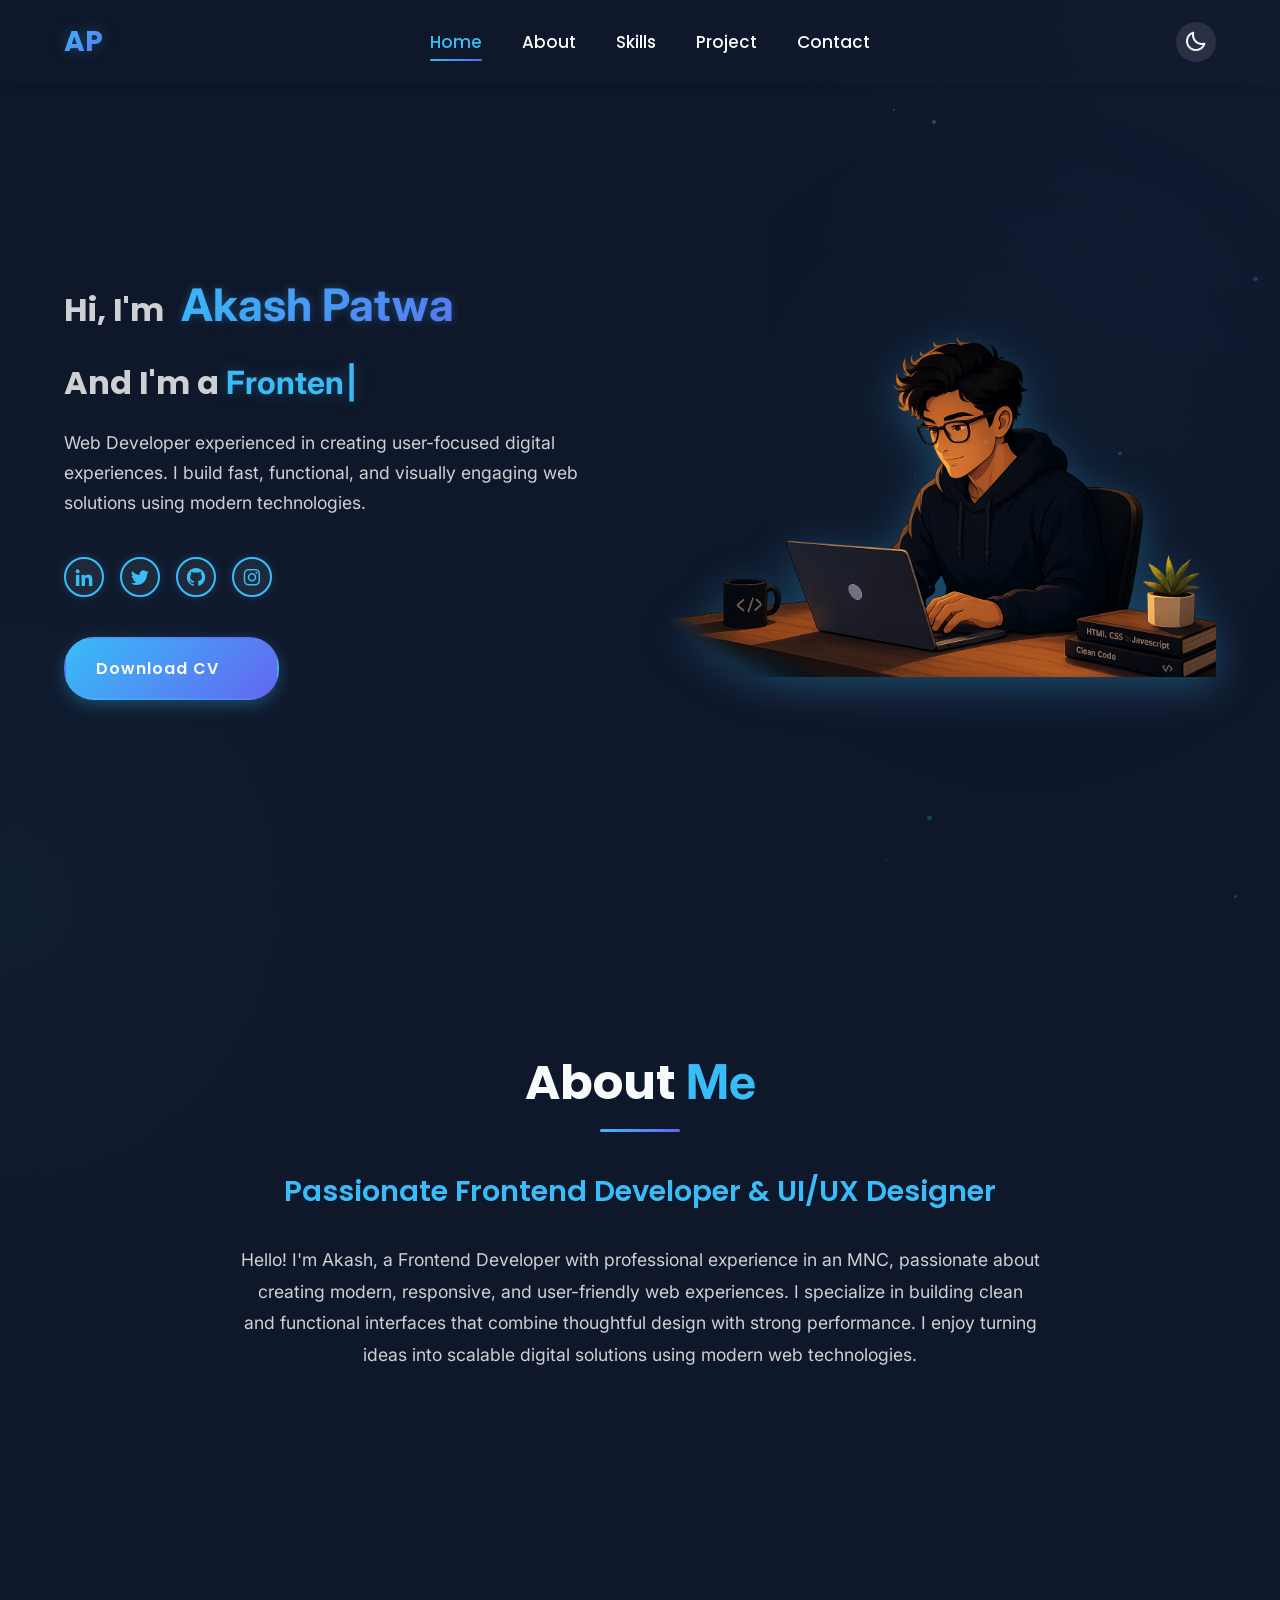
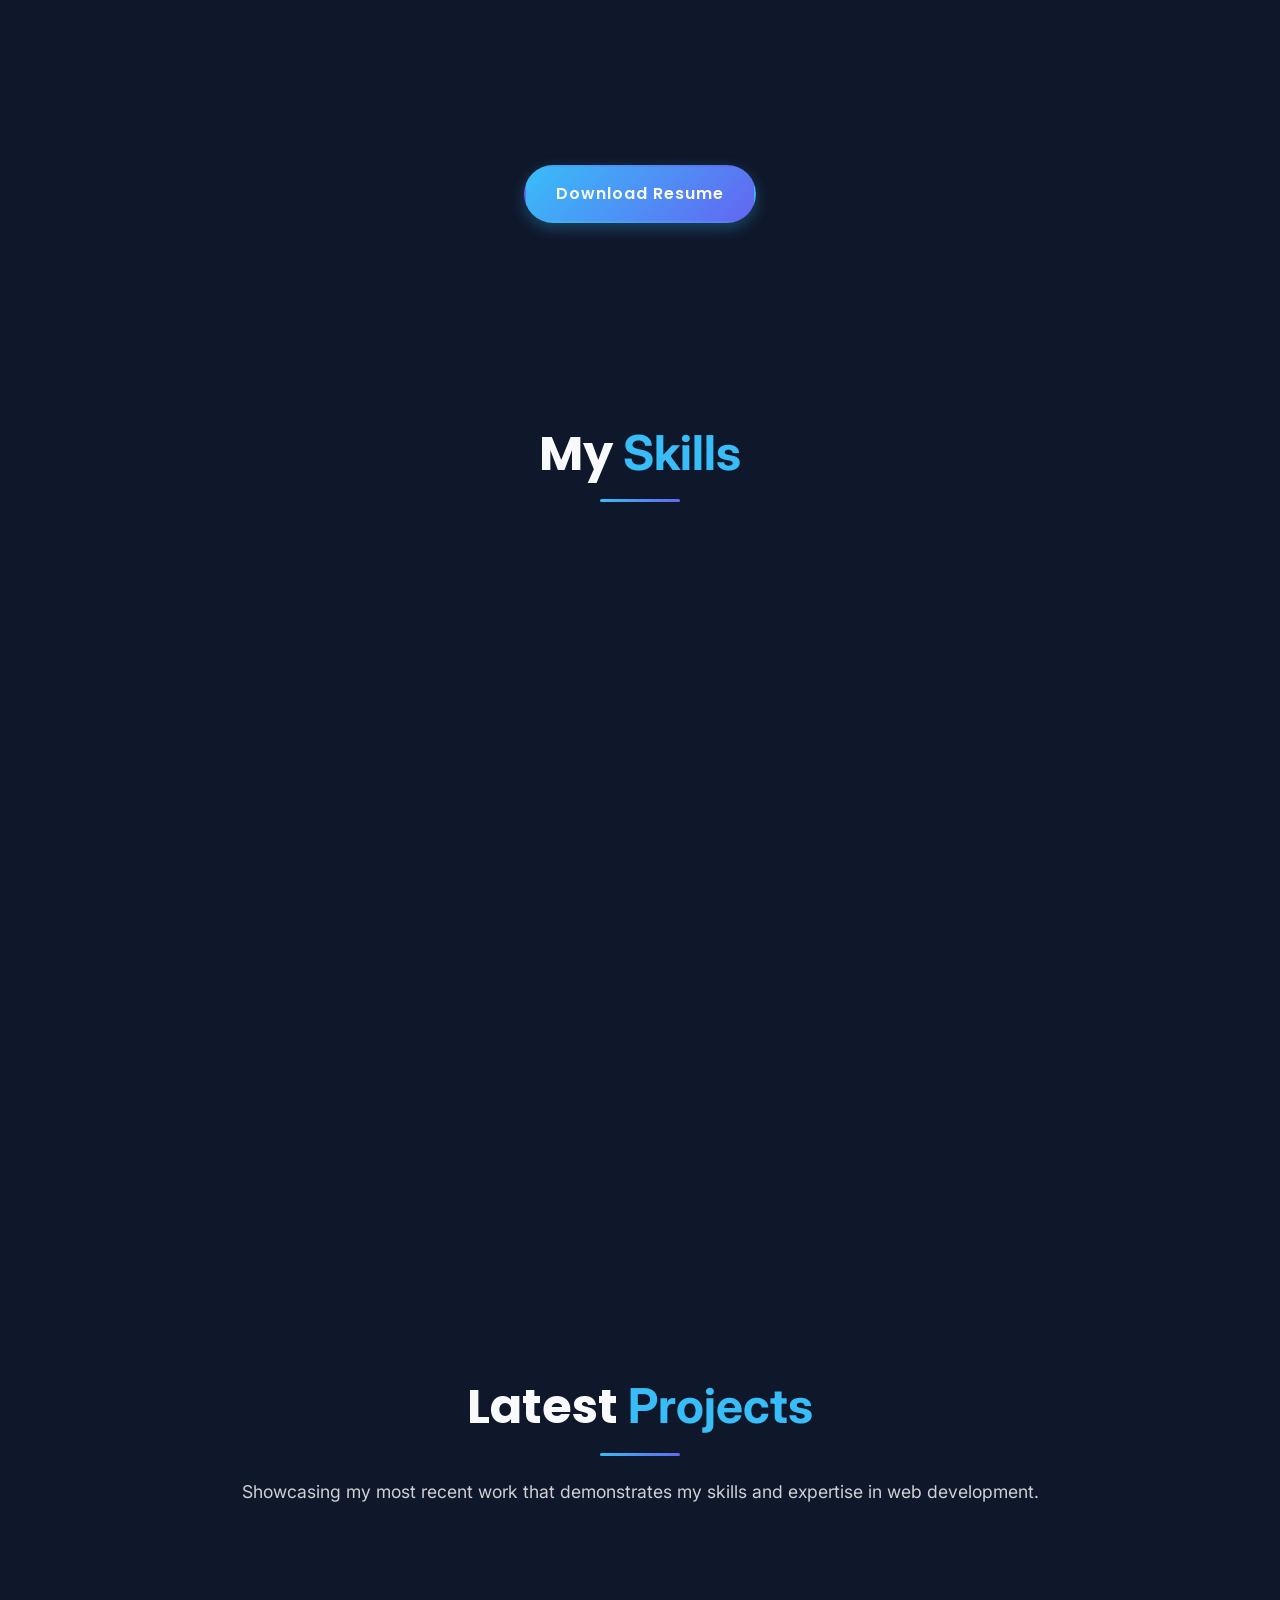
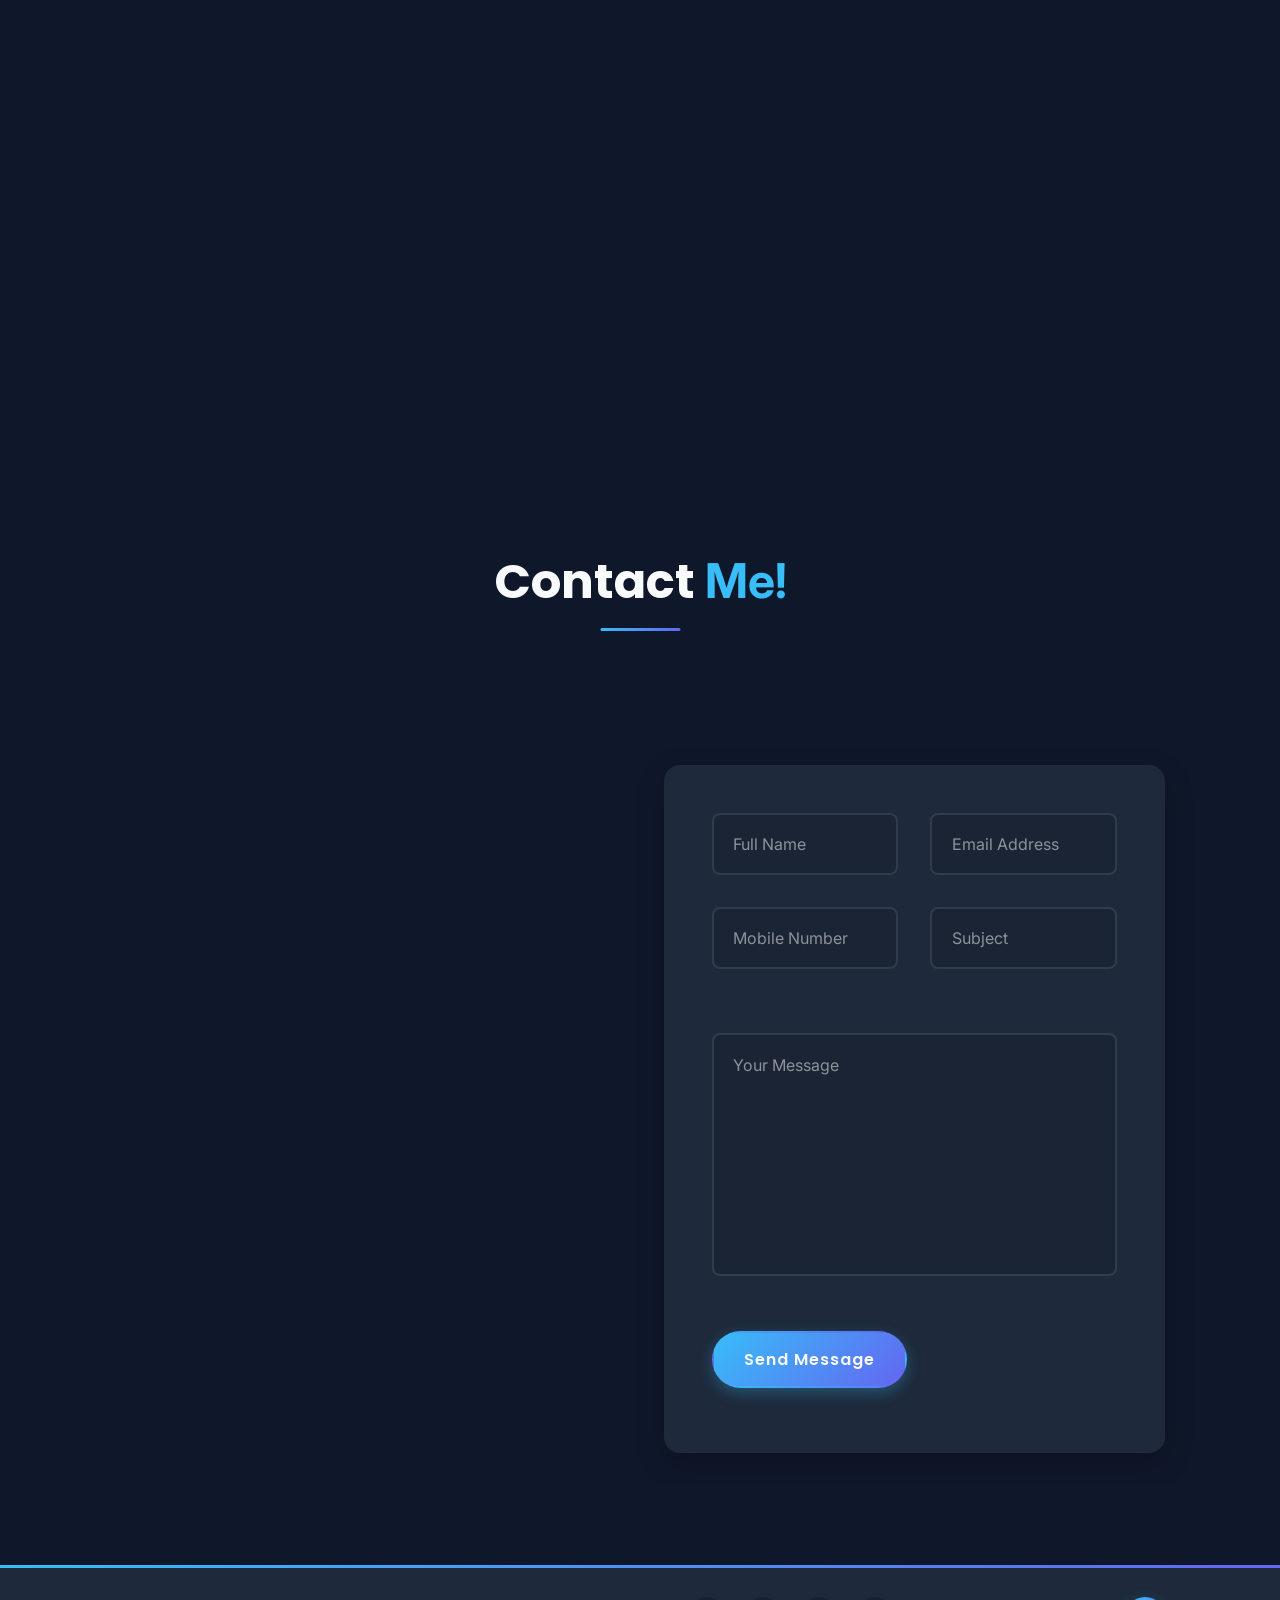
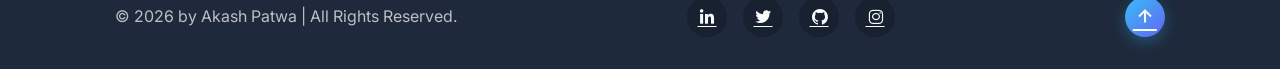
<file: index.html>
<!DOCTYPE html>
<html lang="en">

<head>
	<meta charset="UTF-8">
	<meta name="viewport" content="width=device-width, initial-scale=1.0">
	<meta name="theme-color" content="#160f2b">
	<meta name="robots" content="index, follow">
	<meta name="author" content="Akash Patwa">
	<title>Akash Patwa | Frontend Developer & UI/UX Designer</title>
	<meta name="description"
		content="Professional portfolio of Akash Patwa, Frontend Web Developer and UI/UX Designer based in Mumbai, India.">
	<!-- Favicon -->
	<link rel="apple-touch-icon" sizes="180x180" href="https://cdn-icons-png.flaticon.com/512/8989/8989254.png">
	<link rel="icon" type="image/png" sizes="32x32" href="https://cdn-icons-png.flaticon.com/512/8989/8989254.png">
	<link rel="icon" type="image/png" sizes="16x16" href="https://cdn-icons-png.flaticon.com/512/8989/8989254.png">
	<!-- Fonts and other resources -->
	<link rel="preconnect" href="https://fonts.googleapis.com">
	<link rel="preconnect" href="https://unpkg.com">
	<link href='https://unpkg.com/boxicons@2.1.4/css/boxicons.min.css' rel='stylesheet'>
	<link rel="stylesheet" href="style.css">
</head>

<body>
	<!-- Loading Animation -->
	<div class="loader-wrapper">
		<div class="loader"></div>
	</div>

	<header class="header">
		<a href="#home" class="logo">AP</a>
		<div id="menu-icon" class="bx bx-menu"></div>
		<nav class="navbar">
			<a href="#home" style="--i:1;" class="active">Home</a>
			<a href="#about" style="--i:2;">About</a>
			<a href="#skills" style="--i:3;">Skills</a>
			<a href="#portfolio" style="--i:4;">Project</a>
			<a href="#contact" style="--i:5;">Contact</a>
		</nav>
	</header>

	<main>
		<!-- Home Section -->
		<section id="home" class="home">
			<div class="home-content">
				<h3>Hi, I'm <span class="highlight">Akash Patwa</span></h3>
				<h3>And I'm a <span class="typing-text">Frontend Web Developer</span></h3>
				<p>Web Developer experienced in creating user-focused digital experiences. I build fast, functional, and visually engaging web solutions using modern technologies.</p>
				<div class="social-media">
					<a href="https://www.linkedin.com/in/akash-patwa-b86682242/" target="_blank" style="--i:1;"><i
							class='bx bxl-linkedin'></i></a>
					<a href="https://x.com/theakashpatwa" target="_blank" style="--i:2;"><i class='bx bxl-twitter'></i></a>
					<a href="https://github.com/Akash-Patwa-01" target="_blank" style="--i:3;"><i
							class='bx bxl-github'></i></a>
					<a href="https://www.instagram.com/theakashpatwa/" target="_blank" style="--i:4;"><i
							class='bx bxl-instagram'></i></a>
				</div>
				<a href="Akash-Resume.pdf" download="Akash_Patwa_Resume.pdf" class="btn">Download CV</a>
			</div>
			<div class="home-img">
				<img src="Developer-image.png" alt="Developer-IMG">
			</div>
		</section>

		<!-- About Section -->
		<section id="about" class="About">
			<h2>About <span>Me</span></h2>
			<h3>Passionate Frontend Developer & UI/UX Designer</h3>
			<p>Hello! I'm Akash, a Frontend Developer with professional experience in an MNC, passionate about creating modern, responsive, and user-friendly web experiences. I specialize in building clean and functional interfaces that combine thoughtful design with strong performance. I enjoy turning ideas into scalable digital solutions using modern web technologies.</p>
			<div class="detail">
				<div class="detail-item hide reveal">
					<i class="bx bx-code-block" aria-hidden="true"></i>
					<h4>Projects</h4>
					<p>20+ Completed</p>
				</div>
				<div class="detail-item hide reveal">
					<i class="bx bx-happy-heart-eyes" aria-hidden="true"></i>
					<h4>Clients</h4>
					<p>15+ Happy Clients</p>
				</div>
			</div>
			<a href="Akash-Resume.pdf" class="btn">Download Resume</a>
		</section>

		<!-- Skills Section -->
		<section id="skills" class="skills">
			<h2 class="heading">My <span>Skills</span></h2>
			<div class="skills-container">
				<div class="skills-box hide reveal">
					<i class="bx bx-paint" aria-hidden="true"></i>
					<h3>UI/UX Design</h3>
					<div class="skill-list">
						<span>Figma</span>
						<span>Adobe XD</span>
						<span>Photoshop</span>
						<span>Responsive Design</span>
						<span>Wireframing</span>
						<span>Prototyping</span>
					</div>
				</div>
				<div class="skills-box hide reveal">
					<i class="bx bx-code-alt" aria-hidden="true"></i>
					<h3>Web Development</h3>
					<div class="skill-list">
						<span>HTML5 &amp; CSS3</span>
						<span>JavaScript</span>
						<span>React</span>
						<span>CMS</span>
						<span>Python</span>
						<span>Git</span>
					</div>
				</div>
				<div class="skills-box hide reveal">
					<i class="bx bx-bar-chart-alt" aria-hidden="true"></i>
					<h3>Other Skills</h3>
					<div class="skill-list">
						<span>SEO</span>
						<span>Web Performance</span>
						<span>Analytics</span>
						<span>Problem Solving</span>
						<span>Team Work</span>
						<span>Communication</span>
					</div>
				</div>
			</div>
		</section>

		<!-- Portfolio Section -->
		<section id="portfolio" class="portfolio">
			<h2 class="heading">Latest <span>Projects</span></h2>
			<p>Showcasing my most recent work that demonstrates my skills and expertise in web development.</p>
			<div class="portfolio-container">
				<div class="portfolio-box hide reveal">
					<i class="bx bx-code-curly" aria-hidden="true"></i>
					<h3>Todo App</h3>
					<p>A fully responsive To-Do-App platform with modern UI and seamless user experience.</p>
					<div class="project-tech">
						<span>HTML5</span>
						<span>CSS3</span>
						<span>JavaScript</span>
					</div>
					<a href="projects/todo-app/index.html" target="_blank" class="btn">View Project</a>
				</div>
				
				<div class="portfolio-box hide reveal">
					<i class="bx bx-laptop" aria-hidden="true"></i>
					<h3>Portfolio Template</h3>
					<p>A modern and interactive portfolio website template with smooth animations.</p>
					<div class="project-tech">
						<span>HTML5</span>
						<span>CSS3</span>
						<span>JavaScript</span>
					</div>
					<a href="projects/portfolio-demo/index.html" target="_blank" class="btn">View Project</a>
				</div>
			</div>
		</section>

		<!-- Contact Section -->
		<section id="contact" class="contact">
			<h2 class="heading">Contact <span>Me!</span></h2>
			<div class="contact-container">
				<div class="contact-info">
					<div class="contact-item hide reveal">
						<i class="bx bx-envelope" aria-hidden="true"></i>
						<h3>Email</h3>
						<p><a href="mailto:akashpatwa07@gmail.com">akashpatwa037@gmail.com</a></p>
					</div>
					<div class="contact-item hide reveal">
						<i class="bx bx-phone" aria-hidden="true"></i>
						<h3>Phone</h3>
						<p><a href="tel:+918689948956">+91 8689948956</a></p>
					</div>
					<div class="contact-item hide reveal">
						<i class="bx bx-map" aria-hidden="true"></i>
						<h3>Location</h3>
						<p>Mumbai, India</p>
					</div>
				</div>
				<form action="https://formspree.io/f/mrevkany" method="post" class="contact-form">
					<div class="input-box">
						<input type="text" name="name" placeholder="Full Name" required>
						<input type="email" name="email" placeholder="Email Address" required>
						<input type="tel" name="phone" placeholder="Mobile Number" required>
						<input type="text" name="subject" placeholder="Subject" required>
					</div>
					<textarea name="message" rows="10" placeholder="Your Message" required></textarea>
					<button type="submit" class="btn">Send Message</button>
				</form>
			</div>
		</section>
	</main>

	<!-- Footer section -->
	<footer class="footer">
		<div class="footer-content">
			<div class="footer-text">
				<p>© <span id="year">2024</span> by Akash Patwa | All Rights Reserved.</p>
			</div>
			<div class="footer-social">
				<a href="https://www.linkedin.com/in/akash-patwa-b86682242/" target="_blank" aria-label="linkedin"><i
						class="bx bxl-linkedin"></i></a>
				<a href="https://x.com/theakashpatwa" target="_blank" aria-label="Twitter"><i
						class="bx bxl-twitter"></i></a>
				<a href="https://github.com/Akash-Patwa-01" target="_blank" aria-label="GitHub"><i
						class="bx bxl-github"></i></a>
				<a href="https://www.instagram.com/theakashpatwa/" target="_blank" aria-label="Instagram"><i
						class="bx bxl-instagram"></i></a>
			</div>
			<div class="footer-iconTop">
				<a href="#home" aria-label="Scroll to top"><i class="bx bx-up-arrow-alt"></i></a>
			</div>
		</div>
	</footer>
	<script src="app.js"></script>
</body>

</html>
</file>
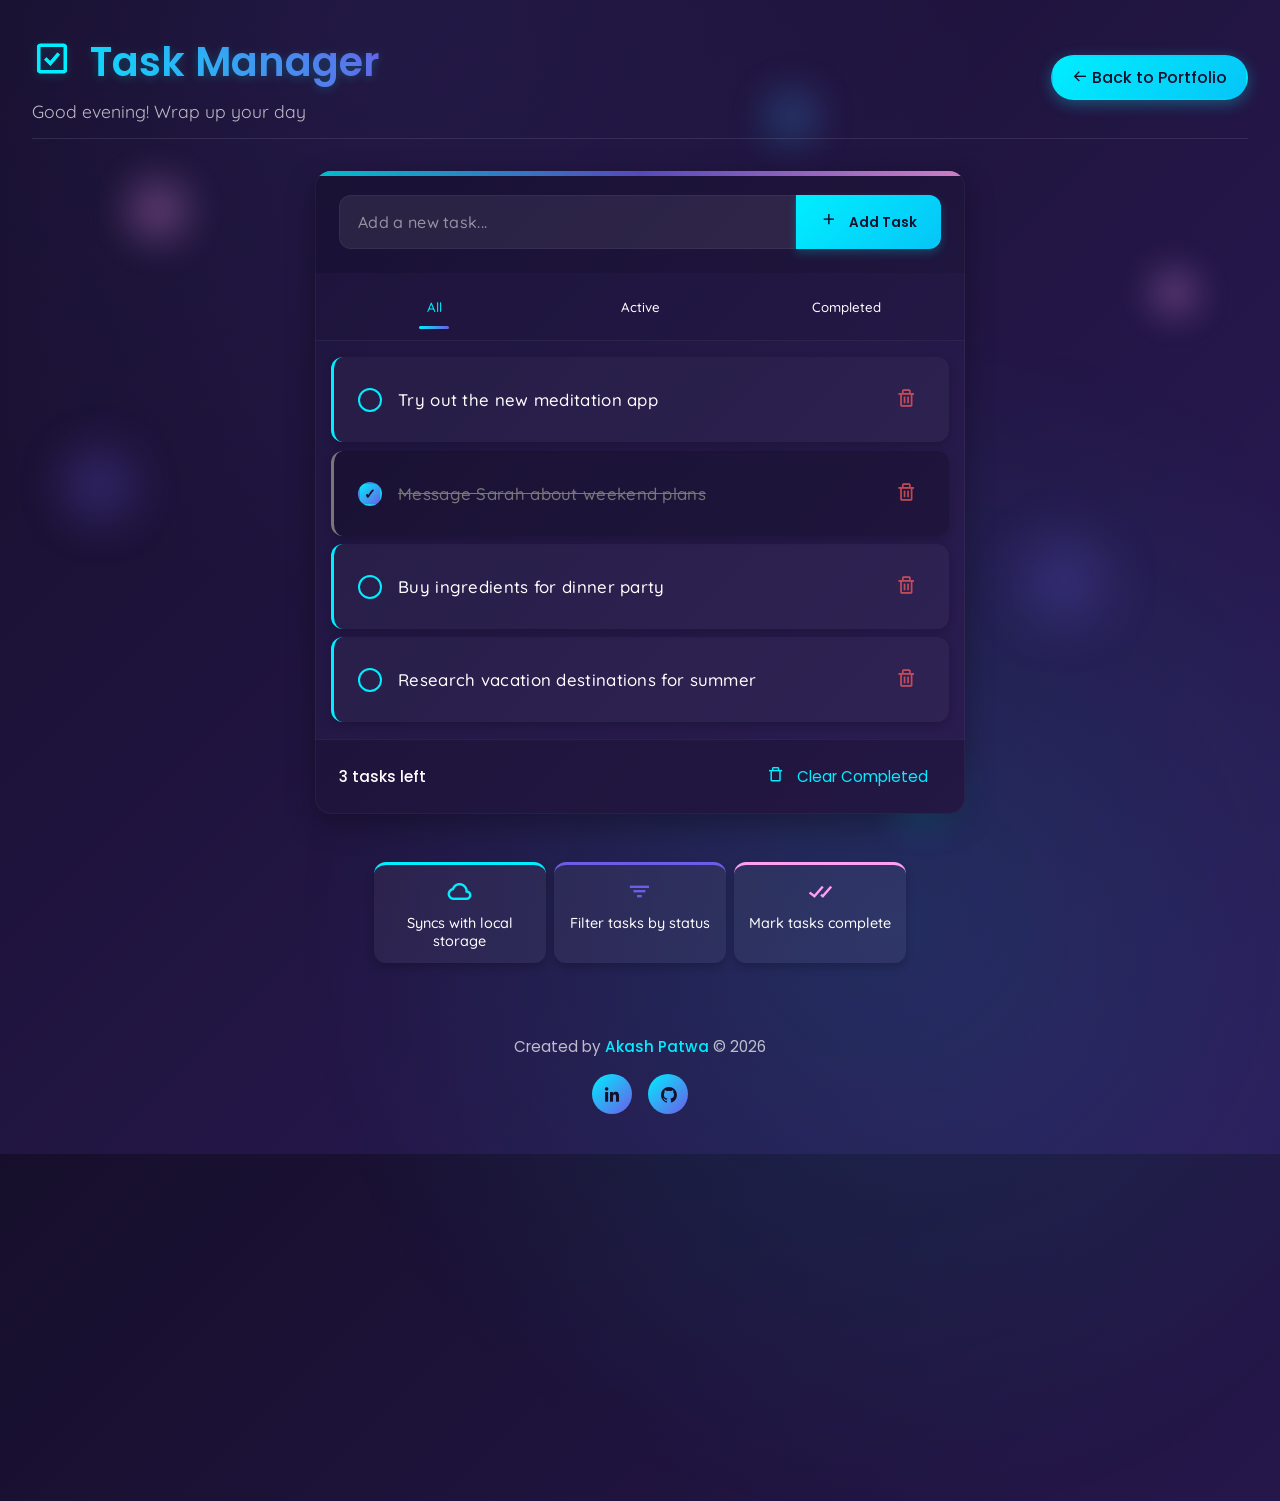
<file: projects/todo-app/index.html>
<!DOCTYPE html>
<html lang="en">
<head>
    <meta charset="UTF-8">
    <meta name="viewport" content="width=device-width, initial-scale=1.0">
    <title>Todo App | Akash Patwa</title>
    <link rel="stylesheet" href="styles.css">
    <link rel="stylesheet" href="https://unpkg.com/boxicons@2.1.4/css/boxicons.min.css">
    <link rel="icon" type="image/png" sizes="32x32" href="https://cdn-icons-png.flaticon.com/512/8989/8989254.png">
</head>
<body>
    <div class="particles">
        <div class="particle"></div>
        <div class="particle"></div>
        <div class="particle"></div>
        <div class="particle"></div>
        <div class="particle"></div>
        <div class="particle"></div>
        <div class="particle"></div>
        <div class="particle"></div>
    </div>

    <header>
        <div class="header-content">
            <h1><i class='bx bx-check-square'></i> Task Manager</h1>
            <p class="tagline">Organize your life, one task at a time</p>
        </div>
        <a href="../../index.html" class="back-to-portfolio">
            <i class='bx bx-arrow-back'></i> Back to Portfolio
        </a>
    </header>

    <div class="todo-container">
        <div class="input-section">
            <input type="text" id="taskInput" placeholder="Add a new task...">
            <button id="addButton">
                <i class='bx bx-plus'></i> Add Task
            </button>
        </div>

        <div class="filters">
            <button class="filter-btn active" data-filter="all">All</button>
            <button class="filter-btn" data-filter="active">Active</button>
            <button class="filter-btn" data-filter="completed">Completed</button>
        </div>

        <ul id="taskList" class="task-list">
            <!-- Tasks will be added here dynamically -->
        </ul>

        <div class="task-stats">
            <span id="taskCount">0 tasks left</span>
            <button id="clearCompleted">
                <i class='bx bx-trash-alt'></i> Clear Completed
            </button>
        </div>
    </div>

    <div class="app-info">
        <div class="app-features">
            <div class="feature">
                <i class='bx bx-cloud'></i>
                <span>Syncs with local storage</span>
            </div>
            <div class="feature">
                <i class='bx bx-filter'></i>
                <span>Filter tasks by status</span>
            </div>
            <div class="feature">
                <i class='bx bx-check-double'></i>
                <span>Mark tasks complete</span>
            </div>
        </div>
    </div>

    <footer>
        <p>Created by <a href="../../index.html">Akash Patwa</a> &copy; <span id="year"></span></p>
        <div class="social-links">
            <a href="https://www.linkedin.com/in/akash-patwa-b86682242/" target="_blank" title="LinkedIn">
                <i class='bx bxl-linkedin'></i>
            </a>
            <a href="https://github.com/Akash-Patwa-01" target="_blank" title="GitHub">
                <i class='bx bxl-github'></i>
            </a>
        </div>
    </footer>

    <script src="script.js"></script>
</body>
</html>
</file>
<file: style.css>
@import url('https://fonts.googleapis.com/css2?family=Poppins:wght@400;500;600;700&family=Inter:wght@300;400;500&display=swap');

* {
    margin: 0;
    padding: 0;
    box-sizing: border-box;
    font-family: 'Inter', sans-serif;
}

:root {
    --bg-color: #0f172a; /* Darker blue background */
    --second-bg-color: #1e293b; /* Slightly lighter blue */
    --text-color: #f8fafc; /* Off-white text for dark mode */
    --dark-text-color: #1e293b; /* Dark text for light mode */
    --main-color: #38bdf8; /* Bright sky blue accent */
    --accent-color: #6366f1; /* Indigo for secondary accent */
    --gradient-primary: linear-gradient(135deg, var(--main-color), var(--accent-color));
    --border-radius-sm: 8px;
    --border-radius-md: 16px;
    --border-radius-lg: 24px;
    --box-shadow: 0 10px 30px rgba(0, 0, 0, 0.2);
    --transition: all 0.3s ease;
}

/* Light mode styles */
body.light-mode {
    background-color: #f8fafc;
    color: var(--dark-text-color);
}

body.light-mode .home-content h3,
body.light-mode .home-content p,
body.light-mode .navbar a,
body.light-mode .footer-text p {
    color: rgba(30, 41, 59, 0.9); /* Dark text with slight transparency */
}

body.light-mode .home-content h1,
body.light-mode .heading,
body.light-mode .About > h2 {
    background: var(--gradient-primary);
    -webkit-background-clip: text;
    background-clip: text;
    color: transparent;
    text-shadow: none;
}

body.light-mode .header {
    background: rgba(248, 250, 252, 0.8);
    box-shadow: 0 2px 10px rgba(0, 0, 0, 0.1);
}

body.light-mode .navbar a:hover,
body.light-mode .navbar a.active {
    color: var(--main-color);
}

body.light-mode .detail-item,
body.light-mode .skills-box,
body.light-mode .portfolio-box,
body.light-mode .contact-item,
body.light-mode .contact-form {
    background: white;
    box-shadow: 0 10px 30px rgba(0, 0, 0, 0.1);
}

body.light-mode .detail-item p,
body.light-mode .skills-box h3,
body.light-mode .portfolio-box h3,
body.light-mode .portfolio-box p,
body.light-mode .contact-item h3,
body.light-mode .contact-item p,
body.light-mode .contact-item a {
    color: #334155; /* Slate-700 - good dark color for light backgrounds */
}

body.light-mode .social-media a {
    background: #f1f5f9;
    color: #38bdf8;
    border-color: #38bdf8;
}

body.light-mode .skill-list span,
body.light-mode .project-tech span {
    background: rgba(56, 189, 248, 0.1);
    color: #0284c7; /* Darker blue for better contrast */
}

body.light-mode .footer {
    background: #f1f5f9;
}

body {
    background-color: var(--bg-color);
    color: var(--text-color);
    overflow-x: hidden;
    line-height: 1.6;
    position: relative;
}

body::before {
    content: '';
    position: fixed;
    top: -50%;
    right: -50%;
    width: 100%;
    height: 100%;
    background: radial-gradient(circle, rgba(99, 102, 241, 0.03) 0%, rgba(0, 0, 0, 0) 70%);
    z-index: -1;
    transform: rotate(30deg);
}

body::after {
    content: '';
    position: fixed;
    bottom: -50%;
    left: -50%;
    width: 100%;
    height: 100%;
    background: radial-gradient(circle, rgba(56, 189, 248, 0.03) 0%, rgba(0, 0, 0, 0) 70%);
    z-index: -1;
    transform: rotate(-30deg);
}

h1, h2, h3, h4, .logo, .navbar a, .btn {
    font-family: 'Poppins', sans-serif;
}

.header {
    position: fixed;
    top: 0;
    left: 0;
    width: 100%;
    padding: 20px 5%;
    background: rgba(15, 23, 42, 0.8);
    backdrop-filter: blur(10px);
    -webkit-backdrop-filter: blur(10px);
    display: flex;
    justify-content: space-between;
    align-items: center;
    z-index: 1000;
    transition: var(--transition);
    box-shadow: 0 2px 10px rgba(0, 0, 0, 0.1);
}

.header.sticky {
    padding: 15px 5%;
    background: var(--second-bg-color);
    box-shadow: 0 5px 15px rgba(0, 0, 0, 0.2);
}

.logo {
    font-size: 28px;
    color: var(--text-color);
    text-decoration: none;
    font-weight: 700;
    cursor: default;
    opacity: 0;
    animation: slideRight 1s ease forwards;
    position: relative;
    background: var(--gradient-primary);
    -webkit-background-clip: text;
    background-clip: text;
    color: transparent;
    text-shadow: 0 0 15px rgba(56, 189, 248, 0.3);
}

.navbar {
    display: flex;
    align-items: center;
}

.navbar a {
    display: inline-block;
    font-size: 17px;
    text-decoration: none;
    color: var(--text-color);
    margin-left: 40px;
    font-weight: 500;
    transition: var(--transition);
    opacity: 0;
    animation: slideTop .5s ease forwards;
    animation-delay: calc(.2s * var(--i));
    position: relative;
}

.navbar a::after {
    content: '';
    position: absolute;
    bottom: -5px;
    left: 0;
    width: 0;
    height: 2px;
    background: var(--gradient-primary);
    border-radius: 5px;
    transition: var(--transition);
}

.navbar a:hover::after,
.navbar a.active::after {
    width: 100%;
}

.navbar a:hover,
.navbar a.active {
    color: var(--main-color);
}

#menu-icon {
    font-size: 2.5rem;
    color: var(--text-color);
    display: none;
    cursor: pointer;
    transition: var(--transition);
}

.home {
    width: 100%;
    min-height: 100vh;
    display: flex;
    justify-content: space-around;
    align-items: center;
    padding: 120px 5% 50px;
    position: relative;
    overflow: hidden;
    gap: 2rem;
}

.home-content {
    max-width: 700px;
    flex: 1;
    z-index: 2;
}

.home-content h3 {
    font-size: 2rem;
    font-weight: 700;
    opacity: 0;
    animation: slideBottom 1s ease forwards;
    animation-delay: 0.5s;
    color: rgba(255, 255, 255, 0.8);
    margin-bottom: 15px;
}

.home-content h3:first-of-type {
    font-size: 2rem;
    font-weight: 700;
    color: rgba(255, 255, 255, 0.8);
    margin-bottom: 15px;
    animation: none;
    opacity: 1;
}

.home-content h3:nth-of-type(2) {
    margin-bottom: 20px;
    opacity: 0;
    animation: slideTop 1s ease forwards;
    animation-delay: 0.7s;
}

.home-content h3 .highlight {
    font-size: 2.8rem;
    color: var(--text-color);
    position: relative;
    display: inline-block;
    margin-left: 10px;
    background: var(--gradient-primary);
    -webkit-background-clip: text;
    background-clip: text;
    color: transparent;
    text-shadow: 0 0 10px rgba(56, 189, 248, 0.3);
    font-weight: 700;
}

.home-content h3 .typing-text {
    color: var(--main-color);
    position: relative;
    display: inline-block;
    text-shadow: 0 0 15px rgba(56, 189, 248, 0.3);
}

.home-content h1 {
    font-size: 4.5rem;
    font-weight: 700;
    margin: 5px 0 20px;
    opacity: 0;
    animation: slideRight 1s ease forwards;
    animation-delay: 0.1s;
    background: var(--gradient-primary);
    -webkit-background-clip: text;
    background-clip: text;
    color: transparent;
    text-shadow: 0 5px 20px rgba(56, 189, 248, 0.3);
}

.home-content p {
    font-size: 1.1rem;
    line-height: 1.7;
    opacity: 0;
    animation: slideLeft 1s ease forwards;
    animation-delay: 0.1s;
    max-width: 600px;
    color: rgba(255, 255, 255, 0.8);
    margin-bottom: 20px;
}

.home-img {
    position: relative;
    opacity: 0;
    animation: zoomOut 1s ease forwards;
    animation-delay: 0.1s;
    flex: 0 0 auto;
    width: 50%;
    max-width: 650px;
    display: flex;
    justify-content: center;
    align-items: center;
}

.home-img img {
    max-width: 100%;
    width: 600px;
    height: auto;
    transform-origin: center;
    transition: transform 1s ease;
    filter: drop-shadow(0 10px 20px rgba(56, 189, 248, 0.3));
    animation: float 5s ease-in-out infinite;
    object-fit: contain;
}

@keyframes float {
    0%, 100% {
        transform: translateY(0);
    }
    50% {
        transform: translateY(-20px);
    }
}

.home::before {
    content: '';
    position: absolute;
    top: 0;
    right: 0;
    width: 40%;
    height: 100%;
    background: radial-gradient(circle, rgba(56, 189, 248, 0.03) 0%, rgba(0, 0, 0, 0) 70%);
    z-index: -1;
}

.social-media {
    margin: 20px 0;
}

.social-media a {
    display: inline-flex;
    justify-content: center;
    align-items: center;
    width: 40px;
    height: 40px;
    background: var(--second-bg-color);
    border: 2px solid var(--main-color);
    font-size: 22px;
    color: var(--main-color);
    text-decoration: none;
    border-radius: 50%;
    margin: 20px 12px 20px 0;
    transition: var(--transition);
    opacity: 0;
    animation: slideLeft 1s ease forwards;
    animation-delay: calc(.2s * var(--i));
    box-shadow: 0 0 10px rgba(56, 189, 248, 0.2);
}

.social-media a:hover {
    background: var(--gradient-primary);
    color: var(--text-color);
    border-color: transparent;
    transform: translateY(-5px) rotate(360deg);
    box-shadow: 0 0 20px var(--main-color);
}

.btn {
    display: inline-flex;
    align-items: center;
    justify-content: center;
    padding: 14px 30px;
    background: var(--gradient-primary);
    border-radius: 30px;
    box-shadow: 0 5px 15px rgba(56, 189, 248, 0.3);
    text-decoration: none;
    font-size: 16px;
    font-weight: 600;
    letter-spacing: 1px;
    color: var(--text-color);
    opacity: 0;
    animation: slideTop 1s ease forwards;
    animation-delay: 1s;
    transition: var(--transition);
    position: relative;
    overflow: hidden;
    border: 2px solid transparent;
}

.btn::before {
    content: '';
    position: absolute;
    top: 0;
    left: -100%;
    width: 100%;
    height: 100%;
    background: linear-gradient(90deg, transparent, rgba(255, 255, 255, 0.2), transparent);
    transition: all 0.6s ease;
    z-index: 1;
}

.btn:hover::before {
    left: 100%;
}

.btn:hover {
    background: transparent;
    color: var(--main-color);
    border: 2px solid var(--main-color);
    transform: translateY(-3px);
    box-shadow: 0 10px 20px rgba(56, 189, 248, 0.4);
}

.btn[download]::after {
    content: "\f019";
    font-family: boxicons;
    margin-left: 8px;
    font-size: 1.2em;
    transform: translateY(2px);
}

.btn[download]:active {
    transform: translateY(3px);
}

.About {
    text-align: center;
    margin: 5% 0;
    padding: 5rem 9% 2rem;
    position: relative;
    overflow: hidden;
}

.About > h2 {
    font-size: 3rem;
    margin-bottom: 1rem;
    position: relative;
    display: inline-block;
}

.About > h2::after {
    content: '';
    position: absolute;
    bottom: -10px;
    left: 50%;
    transform: translateX(-50%);
    width: 80px;
    height: 3px;
    background: var(--gradient-primary);
    border-radius: 3px;
}

.About > h2 > span {
    color: var(--main-color);
}

.About > h3 {
    color: var(--main-color);
    font-size: 1.8rem;
    margin: 30px 0;
    font-weight: 600;
}

.About > p {
    font-size: 1.1rem;
    margin: 20px auto 50px;
    max-width: 800px;
    color: rgba(255, 255, 255, 0.8);
    line-height: 1.8;
}

.detail {
    margin: 5rem 0;
    display: flex;
    justify-content: center;
    align-items: center;
    flex-wrap: wrap;
    gap: 3rem;
}

.detail-item {
    margin: 0 20px;
    padding: 2.5rem;
    background: var(--second-bg-color);
    border-radius: var(--border-radius-md);
    box-shadow: var(--box-shadow);
    transition: var(--transition);
    text-align: center;
    flex: 0 0 300px;
    position: relative;
    overflow: hidden;
}

.detail-item::before {
    content: '';
    position: absolute;
    top: 0;
    left: 0;
    width: 100%;
    height: 5px;
    background: var(--gradient-primary);
}

.detail-item:hover {
    transform: translateY(-10px);
    box-shadow: 0 15px 30px rgba(0, 0, 0, 0.3);
}

.detail-item i {
    font-size: 3rem;
    color: var(--main-color);
    margin-bottom: 1.5rem;
}

.detail-item h4 {
    font-size: 1.5rem;
    margin-bottom: 1rem;
    color: var(--text-color);
}

.detail-item p {
    font-size: 1.1rem;
    color: rgba(255, 255, 255, 0.7);
}

.skills {
    padding: 6rem 9% 2rem;
    position: relative;
    overflow: hidden;
}

.heading {
    text-align: center;
    font-size: 3rem;
    margin-bottom: 5rem;
    position: relative;
    display: inline-block;
    left: 50%;
    transform: translateX(-50%);
}

.heading::after {
    content: '';
    position: absolute;
    bottom: -10px;
    left: 50%;
    transform: translateX(-50%);
    width: 80px;
    height: 3px;
    background: var(--gradient-primary);
    border-radius: 3px;
}

.heading span {
    color: var(--main-color);
}

.skills-container {
    display: grid;
    grid-template-columns: repeat(auto-fit, minmax(300px, 1fr));
    gap: 3rem;
    margin-top: 4rem;
}

.skills-box {
    background: var(--second-bg-color);
    padding: 3rem;
    border-radius: var(--border-radius-md);
    box-shadow: var(--box-shadow);
    transition: var(--transition);
    text-align: center;
    position: relative;
    overflow: hidden;
    height: 100%;
}

.skills-box::before {
    content: '';
    position: absolute;
    top: 0;
    left: 0;
    width: 100%;
    height: 5px;
    background: var(--gradient-primary);
}

.skills-box:hover {
    transform: translateY(-10px);
    box-shadow: 0 15px 30px rgba(0, 0, 0, 0.3);
}

.skills-box i {
    font-size: 4rem;
    color: var(--main-color);
    margin-bottom: 2rem;
    transition: var(--transition);
}

.skills-box:hover i {
    transform: scale(1.1);
    color: var(--accent-color);
}

.skills-box h3 {
    font-size: 1.8rem;
    margin-bottom: 2rem;
    color: var(--text-color);
}

.skill-list {
    display: flex;
    flex-wrap: wrap;
    justify-content: center;
    gap: 1rem;
    margin-top: 1.5rem;
}

.skill-list span {
    background: rgba(56, 189, 248, 0.1);
    color: var(--main-color);
    padding: 0.6rem 1.2rem;
    border-radius: 20px;
    font-size: 0.9rem;
    transition: var(--transition);
}

.skill-list span:hover {
    background: var(--main-color);
    color: var(--bg-color);
    transform: translateY(-3px);
    box-shadow: 0 5px 15px rgba(56, 189, 248, 0.3);
}

.portfolio {
    padding: 6rem 9% 2rem;
    position: relative;
    overflow: hidden;
}

.portfolio > p {
    text-align: center;
    font-size: 1.1rem;
    margin: -3rem auto 3rem;
    max-width: 800px;
    color: rgba(255, 255, 255, 0.8);
}

.portfolio-container {
    display: grid;
    grid-template-columns: repeat(auto-fit, minmax(350px, 1fr));
    gap: 3rem;
    margin-top: 4rem;
}

.portfolio-box {
    background: var(--second-bg-color);
    padding: 3rem;
    border-radius: var(--border-radius-md);
    box-shadow: var(--box-shadow);
    transition: var(--transition);
    text-align: center;
    position: relative;
    overflow: hidden;
    height: 100%;
    display: flex;
    flex-direction: column;
}

.portfolio-box::before {
    content: '';
    position: absolute;
    top: 0;
    left: 0;
    width: 100%;
    height: 5px;
    background: var(--gradient-primary);
}

.portfolio-box:hover {
    transform: translateY(-15px);
    box-shadow: 0 20px 40px rgba(0, 0, 0, 0.3);
}

.portfolio-box i {
    font-size: 3rem;
    color: var(--main-color);
    margin-bottom: 1.5rem;
    transition: var(--transition);
}

.portfolio-box:hover i {
    transform: scale(1.2) rotate(10deg);
    color: var(--accent-color);
}

.portfolio-box h3 {
    font-size: 1.8rem;
    margin-bottom: 1rem;
    color: var(--text-color);
}

.portfolio-box p {
    color: rgba(255, 255, 255, 0.8);
    margin-bottom: 2rem;
    flex-grow: 1;
    line-height: 1.7;
}

.project-tech {
    display: flex;
    flex-wrap: wrap;
    justify-content: center;
    gap: 0.8rem;
    margin-bottom: 2rem;
}

.project-tech span {
    background: rgba(56, 189, 248, 0.1);
    color: var(--main-color);
    padding: 0.5rem 1rem;
    border-radius: 20px;
    font-size: 0.9rem;
    transition: var(--transition);
}

.project-tech span:hover {
    background: var(--main-color);
    color: var(--bg-color);
    transform: translateY(-3px);
}

.portfolio-box .btn {
    align-self: center;
    margin-top: auto;
}

.contact {
    padding: 6rem 9% 2rem;
    position: relative;
    overflow: hidden;
}

.contact-container {
    display: grid;
    grid-template-columns: repeat(auto-fit, minmax(300px, 1fr));
    gap: 3rem;
    margin-top: 4rem;
}

.contact-info {
    display: flex;
    flex-direction: column;
    gap: 2rem;
}

.contact-item {
    background: var(--second-bg-color);
    padding: 2rem;
    border-radius: var(--border-radius-md);
    box-shadow: var(--box-shadow);
    transition: var(--transition);
    text-align: center;
    position: relative;
    overflow: hidden;
}

.contact-item::before {
    content: '';
    position: absolute;
    top: 0;
    left: 0;
    width: 100%;
    height: 5px;
    background: var(--gradient-primary);
}

.contact-item:hover {
    transform: translateY(-10px);
    box-shadow: 0 15px 30px rgba(0, 0, 0, 0.3);
}

.contact-item i {
    font-size: 2.5rem;
    color: var(--main-color);
    margin-bottom: 1.5rem;
}

.contact-item h3 {
    font-size: 1.5rem;
    margin-bottom: 1rem;
    color: var(--text-color);
}

.contact-item p, .contact-item a {
    color: rgba(255, 255, 255, 0.8);
    text-decoration: none;
    transition: var(--transition);
}

.contact-item a:hover {
    color: var(--main-color);
}

.contact-form {
    background: var(--second-bg-color);
    padding: 3rem;
    border-radius: var(--border-radius-md);
    box-shadow: var(--box-shadow);
    transition: var(--transition);
}

.contact-form:hover {
    box-shadow: 0 15px 30px rgba(0, 0, 0, 0.3);
}

.input-box {
    display: flex;
    justify-content: space-between;
    flex-wrap: wrap;
    margin-bottom: 2rem;
}

.input-box input {
    width: calc(50% - 1rem);
    padding: 1.2rem;
    font-size: 1rem;
    margin-bottom: 2rem;
    background: rgba(0, 0, 0, 0.1);
    border: 2px solid rgba(255, 255, 255, 0.1);
    border-radius: var(--border-radius-sm);
    color: var(--text-color);
    transition: var(--transition);
}

.input-box input:focus,
textarea:focus {
    border-color: var(--main-color);
    outline: none;
    box-shadow: 0 0 10px rgba(56, 189, 248, 0.3);
}

.input-box input::placeholder,
textarea::placeholder {
    color: rgba(255, 255, 255, 0.5);
}

textarea {
    width: 100%;
    padding: 1.2rem;
    font-size: 1rem;
    margin-bottom: 2rem;
    background: rgba(0, 0, 0, 0.1);
    border: 2px solid rgba(255, 255, 255, 0.1);
    border-radius: var(--border-radius-sm);
    color: var(--text-color);
    resize: none;
    transition: var(--transition);
}

.contact-form .btn {
    margin-top: 1rem;
}

.input-box input.error,
textarea.error {
    border-color: #ff3860;
    animation: shake 0.5s cubic-bezier(.36,.07,.19,.97) both;
}

@keyframes shake {
    10%, 90% { transform: translate3d(-1px, 0, 0); }
    20%, 80% { transform: translate3d(2px, 0, 0); }
    30%, 50%, 70% { transform: translate3d(-4px, 0, 0); }
    40%, 60% { transform: translate3d(4px, 0, 0); }
}

.footer {
    padding: 2rem 9%;
    background: var(--second-bg-color);
    margin-top: 5rem;
    position: relative;
}

.footer::before {
    content: '';
    position: absolute;
    top: 0;
    left: 0;
    width: 100%;
    height: 3px;
    background: var(--gradient-primary);
}

.footer-content {
    display: flex;
    justify-content: space-between;
    align-items: center;
    flex-wrap: wrap;
    gap: 2rem;
}

.footer-text p {
    font-size: 1rem;
    color: rgba(255, 255, 255, 0.7);
}

.footer-social {
    display: flex;
    gap: 1rem;
}

.footer-social a {
    display: inline-flex;
    justify-content: center;
    align-items: center;
    width: 40px;
    height: 40px;
    background: rgba(0, 0, 0, 0.2);
    border-radius: 50%;
    color: var(--text-color);
    font-size: 1.2rem;
    transition: var(--transition);
}

.footer-social a:hover {
    background: var(--gradient-primary);
    transform: translateY(-5px) rotate(360deg);
    box-shadow: 0 5px 15px rgba(56, 189, 248, 0.3);
}

.footer-iconTop a {
    display: inline-flex;
    justify-content: center;
    align-items: center;
    width: 40px;
    height: 40px;
    background: var(--gradient-primary);
    border-radius: 50%;
    color: var(--text-color);
    font-size: 1.5rem;
    transition: var(--transition);
    box-shadow: 0 5px 15px rgba(56, 189, 248, 0.3);
}

.footer-iconTop a:hover {
    transform: translateY(-10px);
    box-shadow: 0 10px 25px rgba(56, 189, 248, 0.5);
}

@keyframes slideRight {
    0% { transform: translateX(-100px); opacity: 0; }
    100% { transform: translateX(0); opacity: 1; }
}

@keyframes slideLeft {
    0% { transform: translateX(100px); opacity: 0; }
    100% { transform: translateX(0); opacity: 1; }
}

@keyframes slideTop {
    0% { transform: translateY(100px); opacity: 0; }
    100% { transform: translateY(0); opacity: 1; }
}

@keyframes slideBottom {
    0% { transform: translateY(-100px); opacity: 0; }
    100% { transform: translateY(0); opacity: 1; }
}

@keyframes zoomOut {
    0% { transform: scale(1.2); opacity: 0; }
    100% { transform: scale(1); opacity: 1; }
}

.hide {
    opacity: 0;
    filter: blur(5px);
    transform: translateY(50px);
    transition: all 1s ease;
}

.show {
    opacity: 1;
    filter: blur(0);
    transform: translateY(0);
}

@media (max-width: 1200px) {
    .home {
        padding: 120px 5% 70px;
        flex-direction: column;
        justify-content: center;
        text-align: center;
        gap: 1rem;
    }
    
    .home-content {
        margin-bottom: 2rem;
        display: flex;
        flex-direction: column;
        align-items: center;
    }
    
    .home-content h1 {
        font-size: 3.5rem;
    }
    
    .home-content h3 {
        font-size: 1.8rem;
    }
    
    .social-media {
        justify-content: center;
    }
    
    .home-img {
        width: 100%;
        max-width: 600px;
        margin: 0 auto;
    }
    
    .home-img img {
        max-width: 550px;
    }
}

@media (max-width: 991px) {
    .header {
        padding: 15px 5%;
    }
    
    .navbar a {
        margin-left: 20px;
    }
    
    .skills-container,
    .portfolio-container,
    .contact-container {
        grid-template-columns: repeat(auto-fit, minmax(300px, 1fr));
        gap: 2rem;
    }
    
    .input-box input {
        width: 100%;
    }
}

@media (max-width: 768px) {
    #menu-icon {
        display: block;
    }
    
    .navbar {
        position: absolute;
        top: 100%;
        left: 0;
        width: 100%;
        padding: 1rem 5%;
        background: rgba(30, 41, 59, 0.97);
        backdrop-filter: blur(10px);
        -webkit-backdrop-filter: blur(10px);
        border-top: 1px solid rgba(255, 255, 255, 0.1);
        box-shadow: 0 5px 15px rgba(0, 0, 0, 0.2);
        display: none;
        flex-direction: column;
        align-items: flex-start;
    }
    
    .navbar.active {
        display: block;
    }
    
    .navbar a {
        display: block;
        margin: 1.5rem 0;
        padding: 0.5rem 0;
        font-size: 1.2rem;
        width: 100%;
    }
    
    .home {
        padding: 80px 5% 40px;
    }
    
    .home-content h1 {
        font-size: 2.8rem;
    }
    
    .home-content h3 {
        font-size: 1.5rem;
    }
    
    .home-content h3 .highlight {
        display: block;
        margin-left: 0;
        margin-top: 5px;
    }
    
    .social-media {
        margin: 15px 0;
    }
    
    .About, .skills, .portfolio, .contact {
        padding: 4rem 5% 2rem;
    }
    
    .heading {
        font-size: 2.5rem;
    }
    
    .footer-content {
        flex-direction: column;
        text-align: center;
    }
    
    .home-img img {
        max-width: 450px;
    }
}

@media (max-width: 576px) {
    .header {
        padding: 12px 5%;
    }
    
    .home-content h1 {
        font-size: 2.5rem;
    }
    
    .home-content h3 {
        font-size: 1.8rem;
    }
    
    .home-content h3 .highlight {
        font-size: 2.2rem;
    }
    
    .home-content p {
        font-size: 1rem;
    }
    
    .home-img img {
        max-width: 350px;
    }
    
    .detail {
        gap: 2rem;
    }
    
    .detail-item {
        padding: 2rem;
        margin: 0;
        flex: 0 0 100%;
    }
    
    .About > h2, .heading {
        font-size: 2.2rem;
    }
    
    .About > h3 {
        font-size: 1.5rem;
    }
    
    .About > p {
        font-size: 1rem;
    }
    
    .portfolio-box, .skills-box, .contact-item, .contact-form {
        padding: 2rem;
    }
    
    .btn {
        padding: 12px 25px;
        font-size: 14px;
    }
}

/* Page Loading Animation */
.loader-wrapper {
    position: fixed;
    top: 0;
    left: 0;
    width: 100%;
    height: 100%;
    background: var(--bg-color);
    display: flex;
    justify-content: center;
    align-items: center;
    z-index: 10000;
    transition: opacity 0.5s ease, visibility 0.5s ease;
}

body.loaded .loader-wrapper {
    opacity: 0;
    visibility: hidden;
}

.loader {
    width: 60px;
    height: 60px;
    border: 5px solid rgba(255, 255, 255, 0.1);
    border-radius: 50%;
    border-top-color: var(--main-color);
    animation: spin 1s ease-in-out infinite;
    position: relative;
}

.loader::before {
    content: '';
    position: absolute;
    top: -5px;
    left: -5px;
    right: -5px;
    bottom: -5px;
    border: 5px solid transparent;
    border-radius: 50%;
    border-top-color: var(--accent-color);
    animation: spin 1.5s linear infinite;
    opacity: 0.7;
}

@keyframes spin {
    0% { transform: rotate(0deg); }
    100% { transform: rotate(360deg); }
}

@keyframes pulse {
    0% {
        opacity: 1;
    }
    50% {
        opacity: 0.9;
        text-shadow: 0 0 15px rgba(56, 189, 248, 0.4);
    }
    100% {
        opacity: 1;
    }
}

/* Style the theme toggle button */
#theme-toggle {
    display: inline-flex;
    justify-content: center;
    align-items: center;
    font-size: 1.2rem;
}

#theme-toggle i {
    transition: transform 0.5s ease;
}

#theme-toggle:hover i {
    transform: rotate(30deg);
}
</file>
<file: projects/todo-app/styles.css>
@import url('https://fonts.googleapis.com/css2?family=Poppins:wght@400;500;600&family=Quicksand:wght@400;500;600&display=swap');

:root {
    --primary-color: #0ef;
    --primary-gradient: linear-gradient(135deg, #0ef, #06c5f7);
    --secondary-color: #6c5ce7;
    --accent-color: #ff9ff3;
    --bg-color: #160f2b;
    --bg-gradient: linear-gradient(135deg, #160f2b, #2d1b5a);
    --card-bg: #201642;
    --card-gradient: linear-gradient(135deg, #201642, #2c1d54);
    --text-color: #fff;
    --completed-color: #777;
    --hover-color: #2b1d5a;
    --shadow-color: rgba(0, 0, 0, 0.3);
    --task-shadow: 0 3px 8px rgba(0, 0, 0, 0.2);
    
    /* Adding responsive spacing variables */
    --spacing-sm: 0.5rem;
    --spacing-md: 1rem;
    --spacing-lg: 1.5rem;
    --spacing-xl: 2rem;
    
    /* Adding responsive font size variables */
    --font-xs: 0.75rem;
    --font-sm: 0.875rem;
    --font-md: 1rem;
    --font-lg: 1.25rem;
    --font-xl: 1.5rem;
    --font-xxl: 2rem;
    --font-hero: 2.5rem;
}

* {
    margin: 0;
    padding: 0;
    box-sizing: border-box;
    font-family: 'Poppins', sans-serif;
}

body {
    background: var(--bg-gradient);
    color: var(--text-color);
    display: flex;
    flex-direction: column;
    min-height: 100vh;
    padding: var(--spacing-xl);
    position: relative;
    overflow-x: hidden;
    transition: padding 0.3s ease;
}

body::before {
    content: '';
    position: absolute;
    top: -50%;
    left: -20%;
    width: 100%;
    height: 100%;
    background: radial-gradient(circle, rgba(108, 92, 231, 0.1) 0%, rgba(0, 0, 0, 0) 70%);
    z-index: -1;
}

body::after {
    content: '';
    position: absolute;
    bottom: -30%;
    right: -20%;
    width: 100%;
    height: 100%;
    background: radial-gradient(circle, rgba(0, 238, 255, 0.1) 0%, rgba(0, 0, 0, 0) 70%);
    z-index: -1;
}

header {
    display: flex;
    justify-content: space-between;
    align-items: center;
    margin-bottom: 2rem;
    border-bottom: 1px solid rgba(255, 255, 255, 0.1);
    padding-bottom: 1rem;
    position: relative;
}

header h1 {
    font-size: 2.5rem;
    background: linear-gradient(to right, var(--primary-color), var(--secondary-color));
    -webkit-background-clip: text;
    background-clip: text;
    color: transparent;
    text-shadow: 0 2px 10px rgba(0, 238, 255, 0.2);
    font-weight: 600;
}

.back-to-portfolio {
    background: var(--primary-gradient);
    color: var(--bg-color);
    padding: 0.5rem 1.2rem;
    border-radius: 25px;
    text-decoration: none;
    font-weight: 500;
    transition: all 0.3s ease;
    box-shadow: 0 4px 15px rgba(0, 238, 255, 0.3);
    border: 2px solid transparent;
}

.back-to-portfolio:hover {
    background: transparent;
    color: var(--primary-color);
    box-shadow: 0 6px 20px rgba(0, 238, 255, 0.4);
    border: 2px solid var(--primary-color);
    transform: translateY(-2px);
}

.todo-container {
    background: var(--card-gradient);
    border-radius: 16px;
    box-shadow: 0 10px 30px var(--shadow-color), 0 0 0 1px rgba(255, 255, 255, 0.05) inset;
    overflow: hidden;
    width: 100%;
    max-width: 600px;
    margin: 0 auto;
    transition: transform 0.3s ease, box-shadow 0.3s ease, width 0.3s ease;
    position: relative;
    --progress-percentage: 0%;
}

.todo-container::before {
    content: '';
    position: absolute;
    top: 0;
    left: 0;
    width: 100%;
    height: 5px;
    background: linear-gradient(to right, var(--primary-color), var(--secondary-color), var(--accent-color));
}

.todo-container:hover {
    transform: translateY(-5px);
    box-shadow: 0 15px 40px rgba(0, 0, 0, 0.4), 0 0 0 1px rgba(255, 255, 255, 0.07) inset;
}

.todo-container::after {
    content: '';
    position: absolute;
    bottom: 0;
    left: 0;
    height: 4px;
    width: var(--progress-percentage);
    background: linear-gradient(to right, var(--primary-color), var(--secondary-color));
    transition: width 0.5s ease;
    z-index: 1;
}

.input-section {
    display: flex;
    padding: 1.5rem;
    background-color: rgba(0, 0, 0, 0.2);
    position: relative;
}

#taskInput {
    flex: 1;
    padding: 1rem 1.2rem;
    border: none;
    border-radius: 12px 0 0 12px;
    background-color: rgba(255, 255, 255, 0.07);
    color: var(--text-color);
    font-size: 1rem;
    font-family: 'Quicksand', sans-serif;
    font-weight: 500;
    letter-spacing: 0.3px;
    transition: all 0.3s ease;
    box-shadow: 0 0 0 1px rgba(255, 255, 255, 0.05) inset;
}

#taskInput:focus {
    outline: none;
    background-color: rgba(255, 255, 255, 0.1);
    box-shadow: 0 0 0 2px var(--primary-color);
}

#taskInput::placeholder {
    color: rgba(255, 255, 255, 0.5);
}

#addButton {
    padding: 1rem 1.5rem;
    border: none;
    background: var(--primary-gradient);
    color: var(--bg-color);
    font-weight: 600;
    cursor: pointer;
    border-radius: 0 12px 12px 0;
    transition: all 0.3s ease;
    box-shadow: 0 4px 10px rgba(0, 238, 255, 0.2);
    position: relative;
    overflow: hidden;
}

#addButton::before {
    content: '';
    position: absolute;
    top: 0;
    left: -100%;
    width: 100%;
    height: 100%;
    background: linear-gradient(90deg, transparent, rgba(255, 255, 255, 0.2), transparent);
    transition: all 0.6s ease;
}

#addButton:hover {
    background: linear-gradient(135deg, #06c5f7, #0ef);
    transform: translateY(-2px);
    box-shadow: 0 6px 15px rgba(0, 238, 255, 0.3);
}

#addButton:hover::before {
    left: 100%;
}

.filters {
    display: flex;
    justify-content: space-between;
    padding: 1rem;
    background-color: rgba(0, 0, 0, 0.1);
    border-bottom: 1px solid rgba(255, 255, 255, 0.05);
    margin: 0 auto;
    max-width: 100%;
    overflow-x: auto;
}

.filter-btn {
    background: none;
    border: none;
    color: var(--text-color);
    padding: 0.6rem 1rem;
    cursor: pointer;
    font-weight: 500;
    border-radius: 20px;
    transition: all 0.3s ease;
    position: relative;
    font-family: 'Quicksand', sans-serif;
    flex: 1;
    margin: 0 0.25rem;
    text-align: center;
    white-space: nowrap;
}

.filter-btn:hover {
    background-color: rgba(255, 255, 255, 0.07);
    transform: translateY(-2px);
}

.filter-btn.active {
    color: var(--primary-color);
}

.filter-btn.active::after {
    content: '';
    position: absolute;
    bottom: -5px;
    left: 50%;
    transform: translateX(-50%);
    width: 30px;
    height: 3px;
    background: linear-gradient(to right, var(--primary-color), var(--secondary-color));
    border-radius: 3px;
}

.task-list {
    list-style: none;
    max-height: 350px;
    overflow-y: auto;
    padding: 0.5rem 0;
    background-color: rgba(0, 0, 0, 0.05);
}

.task-list::-webkit-scrollbar {
    width: 8px;
}

.task-list::-webkit-scrollbar-track {
    background: rgba(0, 0, 0, 0.1);
    border-radius: 4px;
}

.task-list::-webkit-scrollbar-thumb {
    background: linear-gradient(to bottom, var(--primary-color), var(--secondary-color));
    border-radius: 4px;
}

.task-item {
    display: flex;
    align-items: center;
    padding: 1.2rem 1.5rem;
    margin: 0.5rem 1rem;
    border-radius: 12px;
    background-color: rgba(255, 255, 255, 0.03);
    transition: all 0.3s ease;
    box-shadow: var(--task-shadow);
    border-left: 3px solid var(--primary-color);
    animation: slideInTask 0.3s ease forwards;
    opacity: 0;
    transform-origin: left center;
    will-change: transform, opacity, background-color;
}

.task-item:hover {
    background-color: rgba(255, 255, 255, 0.07);
    transform: translateX(5px);
    box-shadow: 0 5px 15px rgba(0, 0, 0, 0.3);
}

.task-item.completed {
    border-left-color: var(--completed-color);
    background-color: rgba(0, 0, 0, 0.2);
}

.task-item.completed span {
    text-decoration: line-through;
    color: var(--completed-color);
}

.task-checkbox {
    margin-right: 1rem;
    appearance: none;
    width: 24px;
    height: 24px;
    border: 2px solid var(--primary-color);
    border-radius: 50%;
    cursor: pointer;
    position: relative;
    transition: all 0.2s ease;
}

.task-checkbox:hover {
    transform: scale(1.1);
    box-shadow: 0 0 10px rgba(0, 238, 255, 0.5);
}

.task-checkbox:checked {
    background: linear-gradient(135deg, var(--primary-color), var(--secondary-color));
    border-color: transparent;
}

.task-checkbox:checked::after {
    content: '✓';
    color: var(--bg-color);
    position: absolute;
    left: 50%;
    top: 50%;
    transform: translate(-50%, -50%);
    font-size: 14px;
    font-weight: bold;
}

.task-text {
    flex: 1;
    font-size: 1.05rem;
    font-family: 'Quicksand', sans-serif;
    font-weight: 500;
    letter-spacing: 0.3px;
    position: relative;
    transition: all 0.3s ease;
    overflow: hidden;
    text-overflow: ellipsis;
    white-space: nowrap;
    padding-right: 5px;
}

.delete-btn {
    background: none;
    border: none;
    color: #ff5e5e;
    cursor: pointer;
    font-size: 1.3rem;
    opacity: 0.7;
    transition: all 0.3s ease;
    padding: 0.5rem;
    border-radius: 50%;
}

.delete-btn:hover {
    opacity: 1;
    background-color: rgba(255, 94, 94, 0.1);
    transform: scale(1.1) rotate(5deg);
}

.task-stats {
    display: flex;
    justify-content: space-between;
    align-items: center;
    padding: 1.2rem 1.5rem;
    font-size: 0.95rem;
    background-color: rgba(0, 0, 0, 0.2);
    border-top: 1px solid rgba(255, 255, 255, 0.05);
    font-family: 'Quicksand', sans-serif;
}

#taskCount {
    color: var(--text-color);
    font-weight: 500;
}

#clearCompleted {
    background: none;
    border: none;
    color: var(--primary-color);
    cursor: pointer;
    font-size: 0.95rem;
    transition: all 0.3s ease;
    padding: 0.4rem 0.8rem;
    border-radius: 20px;
}

#clearCompleted:hover {
    background-color: rgba(0, 238, 255, 0.1);
    transform: translateX(2px);
}

footer {
    margin-top: 1.5rem;
    text-align: center;
    padding: 1rem 0 0.5rem;
    font-size: 0.95rem;
    color: rgba(255, 255, 255, 0.7);
    font-family: 'Quicksand', sans-serif;
}

footer a {
    color: var(--primary-color);
    text-decoration: none;
    font-weight: 500;
    transition: all 0.2s ease;
}

footer a:hover {
    color: var(--accent-color);
    text-decoration: underline;
}

/* Animations for tasks */
.shake {
    animation: shake 0.5s cubic-bezier(.36,.07,.19,.97) both;
}

@keyframes shake {
    10%, 90% {
        transform: translate3d(-1px, 0, 0);
    }
    20%, 80% {
        transform: translate3d(2px, 0, 0);
    }
    30%, 50%, 70% {
        transform: translate3d(-4px, 0, 0);
    }
    40%, 60% {
        transform: translate3d(4px, 0, 0);
    }
}

.fade-out {
    animation: fadeOut 0.3s forwards;
}

@keyframes fadeOut {
    to {
        opacity: 0;
        transform: translateY(-10px);
    }
}

.empty-message {
    text-align: center;
    padding: 1.5rem;
    color: rgba(255, 255, 255, 0.5);
    font-style: italic;
    font-family: 'Quicksand', sans-serif;
    animation: fadeIn 0.5s ease forwards;
}

@keyframes fadeIn {
    from {
        opacity: 0;
    }
    to {
        opacity: 1;
    }
}

/* Task animations */
@keyframes slideIn {
    from {
        opacity: 0;
        transform: translateX(-20px);
    }
    to {
        opacity: 1;
        transform: translateX(0);
    }
}

/* Responsive styles */
@media screen and (max-width: 600px) {
    body {
        padding: 1rem;
    }
    
    header {
        flex-direction: column;
        align-items: flex-start;
        gap: 1rem;
    }
    
    header h1 {
        font-size: 2rem;
    }
    
    .back-to-portfolio {
        align-self: flex-end;
    }
    
    .input-section {
        flex-direction: column;
        gap: 0.8rem;
    }
    
    #taskInput, #addButton {
        width: 100%;
        border-radius: 12px;
    }
    
    .filter-btn {
        padding: 0.5rem;
        margin: 0 0.2rem;
        font-size: 0.9rem;
    }
}

/* Particles animation */
.particles {
    position: fixed;
    top: 0;
    left: 0;
    width: 100%;
    height: 100%;
    z-index: -1;
    overflow: hidden;
}

.particle {
    position: absolute;
    border-radius: 50%;
    background: var(--primary-color);
    opacity: 0.3;
    animation: float-particle 15s infinite linear;
}

.particle:nth-child(1) {
    width: 60px;
    height: 60px;
    top: 20%;
    left: 10%;
    animation-duration: 25s;
    background: var(--accent-color);
    filter: blur(20px);
}

.particle:nth-child(2) {
    width: 80px;
    height: 80px;
    top: 60%;
    left: 80%;
    animation-duration: 30s;
    animation-delay: 2s;
    background: var(--secondary-color);
    filter: blur(30px);
}

.particle:nth-child(3) {
    width: 40px;
    height: 40px;
    top: 80%;
    left: 30%;
    animation-duration: 20s;
    animation-delay: 5s;
    background: var(--primary-color);
    filter: blur(15px);
}

.particle:nth-child(4) {
    width: 50px;
    height: 50px;
    top: 10%;
    left: 60%;
    animation-duration: 22s;
    animation-delay: 1s;
    background: linear-gradient(45deg, var(--primary-color), var(--secondary-color));
    filter: blur(20px);
}

.particle:nth-child(5) {
    width: 70px;
    height: 70px;
    top: 50%;
    left: 5%;
    animation-duration: 28s;
    animation-delay: 3s;
    background: var(--secondary-color);
    filter: blur(25px);
}

.particle:nth-child(6) {
    width: 45px;
    height: 45px;
    top: 30%;
    left: 90%;
    animation-duration: 24s;
    animation-delay: 7s;
    background: var(--accent-color);
    filter: blur(18px);
}

.particle:nth-child(7) {
    width: 55px;
    height: 55px;
    top: 85%;
    left: 70%;
    animation-duration: 26s;
    animation-delay: 4s;
    background: var(--primary-color);
    filter: blur(22px);
}

.particle:nth-child(8) {
    width: 65px;
    height: 65px;
    top: 40%;
    left: 40%;
    animation-duration: 32s;
    animation-delay: 8s;
    background: linear-gradient(45deg, var(--accent-color), var(--primary-color));
    filter: blur(24px);
}

@keyframes float-particle {
    0% {
        transform: translateY(0) translateX(0) rotate(0deg);
    }
    50% {
        transform: translateY(-100px) translateX(100px) rotate(180deg);
    }
    100% {
        transform: translateY(0) translateX(0) rotate(360deg);
    }
}

/* Header updates */
.header-content {
    display: flex;
    flex-direction: column;
}

.tagline {
    margin-top: 0.5rem;
    font-size: 1.1rem;
    color: rgba(255, 255, 255, 0.7);
    font-family: 'Quicksand', sans-serif;
    font-weight: 400;
}

header h1 i {
    margin-right: 0.5rem;
    color: var(--primary-color);
}

/* Button icon styles */
#addButton i, #clearCompleted i {
    margin-right: 0.5rem;
    font-size: 1.1rem;
}

/* App info section */
.app-info {
    margin: 2rem auto;
    max-width: 600px;
    text-align: center;
}

.app-features {
    display: flex;
    justify-content: center;
    gap: 0.5rem;
    flex-wrap: wrap;
    margin-top: 1rem;
    padding: 0 0.5rem;
}

.feature {
    display: flex;
    flex-direction: column;
    align-items: center;
    background: rgba(255, 255, 255, 0.05);
    padding: 0.8rem;
    border-radius: 12px;
    width: 32%;
    transition: all 0.3s ease;
    box-shadow: 0 4px 10px rgba(0, 0, 0, 0.2);
    border-top: 3px solid var(--primary-color);
}

.feature:nth-child(2) {
    border-top-color: var(--secondary-color);
}

.feature:nth-child(3) {
    border-top-color: var(--accent-color);
}

.feature:hover {
    transform: translateY(-5px);
    background: rgba(255, 255, 255, 0.1);
}

.feature i {
    font-size: 1.8rem;
    margin-bottom: 0.5rem;
    color: var(--primary-color);
}

.feature:nth-child(2) i {
    color: var(--secondary-color);
}

.feature:nth-child(3) i {
    color: var(--accent-color);
}

.feature span {
    font-family: 'Quicksand', sans-serif;
    font-size: 0.9rem;
    font-weight: 500;
    text-align: center;
}

/* Footer social links */
.social-links {
    display: flex;
    justify-content: center;
    gap: 1rem;
    margin-top: 1rem;
}

.social-links a {
    display: flex;
    align-items: center;
    justify-content: center;
    width: 40px;
    height: 40px;
    border-radius: 50%;
    background: linear-gradient(135deg, var(--primary-color), var(--secondary-color));
    color: var(--bg-color);
    font-size: 1.2rem;
    transition: all 0.3s ease;
}

.social-links a:hover {
    transform: translateY(-3px) rotate(5deg);
    box-shadow: 0 5px 15px rgba(0, 238, 255, 0.3);
}

/* Responsive adjustments */
@media screen and (max-width: 600px) {
    .app-features {
        flex-direction: column;
        align-items: center;
        gap: 1rem;
    }
    
    .feature {
        width: 100%;
        max-width: 280px;
    }

    .header-content {
        align-items: flex-start;
    }
    
    .tagline {
        font-size: 0.95rem;
    }

    header {
        flex-direction: column;
        align-items: flex-start;
        gap: 1rem;
    }
    
    header h1 {
        font-size: 2rem;
    }
    
    .back-to-portfolio {
        align-self: flex-end;
    }
    
    .input-section {
        flex-direction: column;
        gap: 0.8rem;
    }
    
    #taskInput, #addButton {
        width: 100%;
        border-radius: 12px;
    }
    
    .filter-btn {
        padding: 0.5rem;
        margin: 0 0.2rem;
        font-size: 0.9rem;
    }
}

/* UPDATED COMPREHENSIVE RESPONSIVE DESIGN */

/* Large Desktops (1440px and up) */
@media screen and (min-width: 1440px) {
    :root {
        --font-hero: 3rem;
        --font-xxl: 2.2rem;
        --font-xl: 1.8rem;
        --font-lg: 1.4rem;
    }
    
    .todo-container {
        max-width: 700px;
    }
    
    .task-list {
        max-height: 450px;
    }
    
    .app-features {
        max-width: 800px;
    }
}

/* Desktops (1200px - 1439px) */
@media screen and (min-width: 1200px) and (max-width: 1439px) {
    .todo-container {
        max-width: 650px;
    }
    
    .task-list {
        max-height: 400px;
    }
}

/* Small Desktops and Laptops (992px - 1199px) */
@media screen and (min-width: 992px) and (max-width: 1199px) {
    body {
        padding: var(--spacing-lg);
    }
    
    header h1 {
        font-size: 2.2rem;
    }
}

/* Tablets (768px - 991px) */
@media screen and (min-width: 768px) and (max-width: 991px) {
    body {
        padding: var(--spacing-lg);
    }
    
    .header-content {
        flex-direction: column;
        align-items: flex-start;
    }
    
    header h1 {
        font-size: 2rem;
        margin-bottom: 0.5rem;
    }
    
    .tagline {
        font-size: 0.9rem;
    }
    
    .todo-container {
        max-width: 90%;
    }
    
    .input-section {
        flex-wrap: nowrap;
    }
    
    .app-features {
        gap: 1rem;
    }
}

/* Large Mobile to Small Tablets (576px - 767px) */
@media screen and (min-width: 576px) and (max-width: 767px) {
    :root {
        --spacing-xl: 1.5rem;
        --font-hero: 2rem;
    }
    
    body {
        padding: var(--spacing-md) var(--spacing-lg);
    }
    
    header {
        flex-direction: column;
        align-items: center;
        text-align: center;
        gap: 1rem;
        margin-bottom: 1.5rem;
    }
    
    .header-content {
        flex-direction: column;
        align-items: center;
    }
    
    header h1 {
        font-size: var(--font-hero);
        margin-bottom: 0.3rem;
    }
    
    .tagline {
        font-size: 0.9rem;
    }
    
    .todo-container {
        max-width: 95%;
    }
    
    .input-section {
        padding: var(--spacing-md);
    }
    
    #taskInput, #addButton {
        padding: 0.8rem;
        font-size: 0.9rem;
    }
    
    .filter-btn {
        padding: 0.5rem 0.8rem;
        font-size: 0.8rem;
        margin: 0 0.2rem;
    }
    
    .task-stats {
        padding: var(--spacing-md);
        flex-direction: column;
        gap: 0.8rem;
        align-items: center;
    }
    
    #clearCompleted {
        width: 100%;
    }
    
    .app-features {
        flex-direction: column;
        padding: var(--spacing-md);
    }
    
    .feature {
        width: 100%;
        padding: var(--spacing-md);
    }
    
    footer {
        flex-direction: column;
        gap: 1rem;
        text-align: center;
        padding: var(--spacing-md);
    }
}

/* Mobile Phones (320px - 575px) */
@media screen and (max-width: 575px) {
    :root {
        --spacing-xl: 1rem;
        --font-hero: 1.8rem;
        --font-xxl: 1.6rem;
        --font-xl: 1.3rem;
        --font-lg: 1.1rem;
    }
    
    body {
        padding: var(--spacing-md);
    }
    
    header {
        flex-direction: column;
        align-items: center;
        text-align: center;
        gap: 1rem;
        margin-bottom: 1.2rem;
    }
    
    .header-content {
        flex-direction: column;
        align-items: center;
    }
    
    header h1 {
        font-size: var(--font-hero);
        margin-bottom: 0.3rem;
    }
    
    header h1 i {
        font-size: 1.5rem;
    }
    
    .tagline {
        font-size: 0.8rem;
    }
    
    .back-to-portfolio {
        font-size: 0.8rem;
        padding: 0.4rem 0.8rem;
    }
    
    .todo-container {
        border-radius: 12px;
    }
    
    .input-section {
        padding: var(--spacing-sm);
        flex-direction: column;
        gap: 0.8rem;
    }
    
    #taskInput {
        width: 100%;
        border-radius: 8px;
        padding: 0.8rem;
        font-size: 0.9rem;
    }
    
    #addButton {
        width: 100%;
        border-radius: 8px;
        padding: 0.8rem;
        font-size: 0.9rem;
    }
    
    #addButton i {
        font-size: 0.9rem;
    }
    
    .filters {
        padding: 0.8rem 0.5rem;
        justify-content: space-around;
    }
    
    .filter-btn {
        padding: 0.4rem 0.5rem;
        font-size: 0.75rem;
        margin: 0 0.1rem;
        min-width: 60px;
    }
    
    .task-item {
        padding: 0.8rem;
    }
    
    .task-text {
        font-size: 0.9rem;
        max-width: 170px;
    }
    
    .task-stats {
        padding: 0.8rem 1rem;
        flex-direction: row;
    }
    
    #taskCount {
        font-size: 0.75rem;
    }
    
    #clearCompleted {
        width: auto;
        font-size: 0.75rem;
        padding: 0.5rem 0.7rem;
    }
    
    .app-features {
        flex-direction: row;
        gap: 0.5rem;
    }
    
    .feature {
        width: 100%;
        padding: 0.7rem;
        margin-bottom: 0.5rem;
        flex-direction: row;
        justify-content: flex-start;
        text-align: left;
        align-items: center;
    }
    
    .feature i {
        font-size: 1.3rem;
        margin-right: 0.5rem;
        margin-bottom: 0;
    }
    
    .feature span {
        font-size: 0.85rem;
    }
    
    footer {
        flex-direction: column;
        gap: 1rem;
        text-align: center;
        padding: var(--spacing-md) var(--spacing-sm);
        font-size: 0.8rem;
    }
    
    .social-links {
        justify-content: center;
        margin-top: 0.5rem;
    }
    
    .social-links a {
        width: 35px;
        height: 35px;
        font-size: 1.1rem;
    }
}

/* Small Mobile Phones (320px - 374px) */
@media screen and (max-width: 374px) {
    :root {
        --spacing-xl: 0.8rem;
        --font-hero: 1.6rem;
    }
    
    body {
        padding: 0.8rem;
    }
    
    header h1 {
        font-size: 1.5rem;
    }
    
    header h1 i {
        font-size: 1.3rem;
    }
    
    .tagline {
        font-size: 0.7rem;
    }
    
    .back-to-portfolio {
        font-size: 0.7rem;
        padding: 0.3rem 0.6rem;
    }
    
    .task-text {
        max-width: 140px;
        font-size: 0.8rem;
    }
    
    .task-checkbox {
        width: 18px;
        height: 18px;
    }
    
    .delete-btn {
        width: 28px;
        height: 28px;
        font-size: 0.9rem;
    }
}

/* For larger phone screens with higher pixel density */
@media screen and (max-width: 400px) and (min-resolution: 2dppx) {
    .task-text {
        max-width: 150px;
    }
    
    .filter-btn {
        margin: 0 0.05rem;
        padding: 0.4rem 0.5rem;
    }
}

/* Landscape mode for mobile */
@media screen and (max-height: 500px) and (orientation: landscape) {
    body {
        padding: 0.5rem 1rem;
    }
    
    header {
        margin-bottom: 0.8rem;
    }
    
    .header-content {
        flex-direction: row;
        align-items: center;
        gap: 1rem;
    }
    
    header h1 {
        margin-bottom: 0;
        font-size: 1.5rem;
    }
    
    .todo-container {
        max-width: 90%;
    }
    
    .task-list {
        max-height: 200px;
    }
    
    .app-features {
        display: flex;
        flex-direction: row;
        flex-wrap: wrap;
        gap: 0.5rem;
        padding: 0 0.5rem;
    }
    
    .feature {
        flex-direction: row;
        justify-content: flex-start;
        align-items: center;
        width: 48%;
        padding: 0.5rem 0.8rem;
        margin-bottom: 0;
    }
    
    .feature i {
        font-size: 1.1rem;
        margin-right: 0.5rem;
        margin-bottom: 0;
    }
    
    .app-info {
        margin: 1rem auto;
    }
    
    footer {
        padding: 0.5rem;
    }
}

/* Animation and transition enhancements for responsive elements */
.todo-container, 
.input-section, 
#taskInput, 
#addButton, 
.filter-btn, 
.task-item, 
.task-stats,
.feature,
.back-to-portfolio,
.social-links a {
    transition: all 0.3s ease;
}

/* Add a responsive animation for content loading */
@keyframes fadeInUp {
    from {
        opacity: 0;
        transform: translateY(20px);
    }
    to {
        opacity: 1;
        transform: translateY(0);
    }
}

.todo-container {
    animation: fadeInUp 0.5s ease-out forwards;
}

header, .app-info, footer {
    opacity: 0;
    animation: fadeInUp 0.5s ease-out forwards;
}

header {
    animation-delay: 0.1s;
}

.app-info {
    animation-delay: 0.3s;
}

footer {
    animation-delay: 0.4s;
}

/* Hover/focus state improvements for touch devices */
@media (hover: hover) {
    /* Only apply hover effects on devices that support hover */
    .task-item:hover {
        transform: translateX(5px);
        background-color: var(--hover-color);
    }
    
    .filter-btn:hover {
        background-color: rgba(255, 255, 255, 0.07);
        transform: translateY(-2px);
    }
    
    .feature:hover {
        transform: translateY(-5px);
    }
}

/* Active state for touch devices */
@media (hover: none) {
    .filter-btn:active,
    .task-item:active,
    #addButton:active,
    #clearCompleted:active,
    .back-to-portfolio:active,
    .feature:active,
    .social-links a:active {
        transform: scale(0.95);
        opacity: 0.8;
    }
}

/* Add styles for notification system */
.notification {
    position: fixed;
    bottom: -100px;
    left: 50%;
    transform: translateX(-50%);
    background: var(--card-gradient);
    color: var(--text-color);
    padding: 0.8rem 1.5rem;
    border-radius: 10px;
    box-shadow: 0 5px 15px rgba(0, 0, 0, 0.3);
    z-index: 100;
    transition: bottom 0.3s ease;
    font-size: 0.9rem;
    max-width: 90%;
    text-align: center;
}

.notification.show {
    bottom: 20px;
}

.notification.success {
    border-left: 4px solid #4caf50;
}

.notification.info {
    border-left: 4px solid var(--primary-color);
}

.notification.error {
    border-left: 4px solid #f44336;
}

/* Add highlight animation for new tasks */
@keyframes highlight {
    0% {
        background-color: rgba(0, 238, 255, 0.2);
    }
    100% {
        background-color: transparent;
    }
}

.task-item.highlight {
    animation: highlight 1s ease;
}

/* Better touch feedback for mobile */
@media (hover: none) {
    .task-item.active {
        background-color: var(--hover-color);
        transform: translateX(5px);
    }
}

/* Loading animation for tasks */
@keyframes slideInTask {
    from {
        opacity: 0;
        transform: translateX(-20px);
    }
    to {
        opacity: 1;
        transform: translateX(0);
    }
}

.task-item {
    animation: slideInTask 0.3s ease forwards;
    opacity: 0;
}

/* Responsive notification adjustments */
@media screen and (max-width: 576px) {
    .notification {
        padding: 0.6rem 1rem;
        font-size: 0.8rem;
        max-width: 85%;
    }
    
    .notification.show {
        bottom: 10px;
    }
}

/* Add swipe animations and states */
.task-item.swiping {
    transition: transform 0.05s linear, background-color 0.2s ease;
    z-index: 2;
}

/* Progress indicator feedback */
.todo-container.progress-updated::after {
    animation: pulse 1s ease;
}

@keyframes pulse {
    0% {
        opacity: 0.5;
    }
    50% {
        opacity: 1;
    }
    100% {
        opacity: 0.5;
    }
}

/* Enhance task item animations */
.task-item {
    animation: slideInTask 0.3s ease forwards;
    opacity: 0;
    transform-origin: left center;
    will-change: transform, opacity, background-color;
}

/* Add empty state styling improvements */
.empty-message {
    text-align: center;
    padding: 1.5rem;
    color: rgba(255, 255, 255, 0.5);
    font-style: italic;
    font-family: 'Quicksand', sans-serif;
    animation: fadeIn 0.5s ease forwards;
}

@keyframes fadeIn {
    from {
        opacity: 0;
    }
    to {
        opacity: 1;
    }
}

/* Make task text properly truncate on overflow */
.task-text {
    flex: 1;
    font-size: 1.05rem;
    font-family: 'Quicksand', sans-serif;
    font-weight: 500;
    letter-spacing: 0.3px;
    transition: all 0.3s ease;
    overflow: hidden;
    text-overflow: ellipsis;
    white-space: nowrap;
    padding-right: 5px;
}

/* Fix mobile filter button appearance */
@media screen and (max-width: 575px) {
    .filters {
        border-radius: 8px;
        margin: 0 0.5rem;
        width: calc(100% - 1rem);
        background-color: rgba(0, 0, 0, 0.15);
    }
    
    /* Make task text wrap when needed on small screens */
    .task-text {
        white-space: normal;
        display: -webkit-box;
        -webkit-line-clamp: 2;
        -webkit-box-orient: vertical;
        line-height: 1.3;
    }
}
</file>
